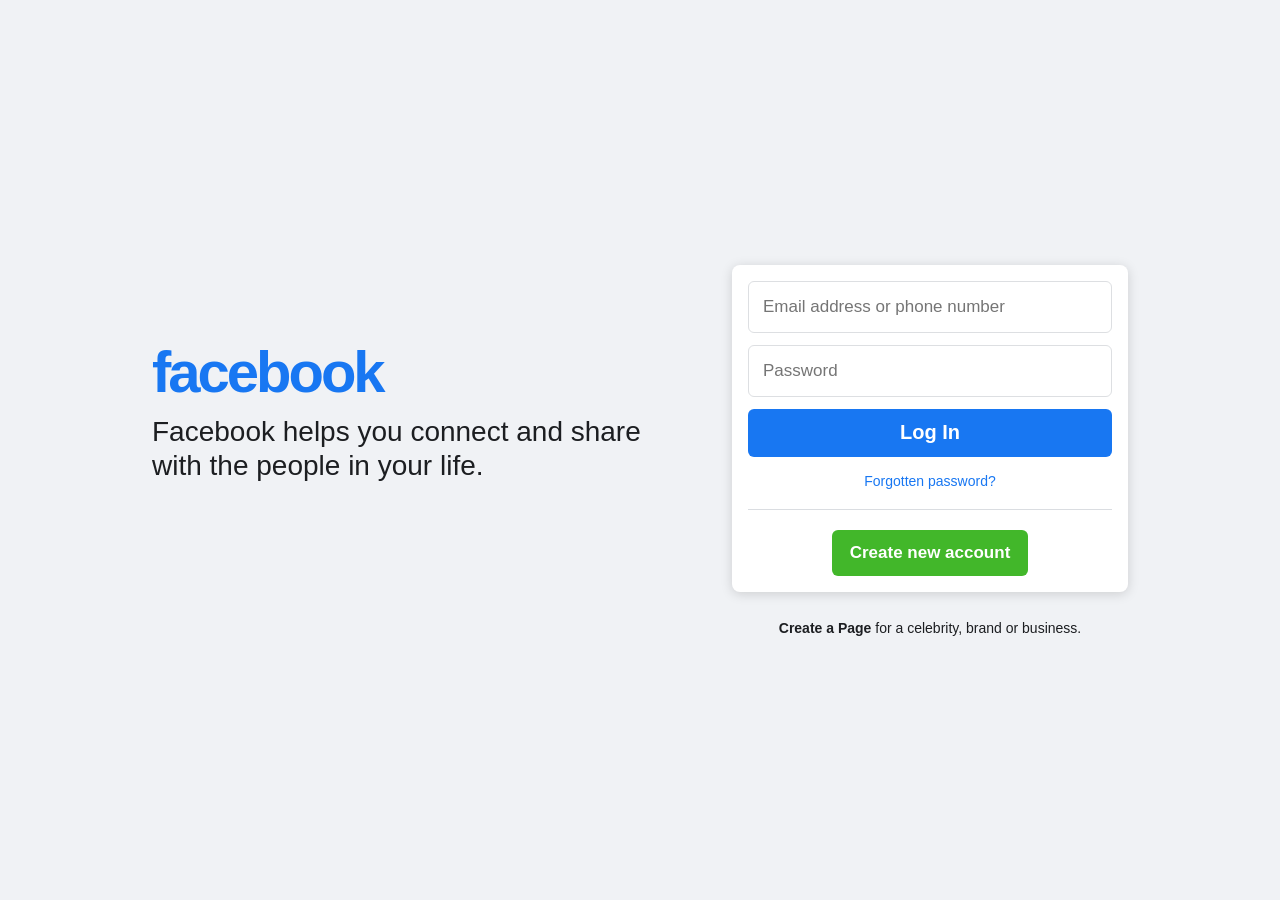
<file: facebook-clone/index.html>
<!DOCTYPE html>
<html lang="en">
<head>
    <meta charset="UTF-8">
    <meta name="viewport" content="width=device-width, initial-scale=1.0">
    <title>Facebook Login</title>
    <link rel="stylesheet" href="style.css">
</head>
<body>

    <main class="container">

        <section class="left-section">
            <h1>facebook</h1>
            <p>
                Facebook helps you connect and share
                with the people in your life.
            </p>
        </section>

        <section class="right-section">

            <div class="login-box">

                <form>
                    <input
                        type="text"
                        placeholder="Email address or phone number"
                    >

                    <input
                        type="password"
                        placeholder="Password"
                    >

                    <button type="submit" class="login-btn">
                        Log In
                    </button>

                    <a href="#" class="forgot-password">
                        Forgotten password?
                    </a>

                    <div class="divider"></div>

                    <button type="button" class="create-btn">
                        Create new account
                    </button>
                </form>

            </div>

            <p class="create-page">
                <strong>Create a Page</strong> for a celebrity,
                brand or business.
            </p>

        </section>

    </main>

</body>
</html>
</file>
<file: facebook-clone/style.css>
* {
    margin: 0;
    padding: 0;
    box-sizing: border-box;
    font-family: Arial, Helvetica, sans-serif;
}

body {
    background-color: #f0f2f5;
    color: #1c1e21;
}

.container {
    min-height: 100vh;
    display: flex;
    justify-content: center;
    align-items: center;
    gap: 80px;
    padding: 20px;
}


/* LEFT SECTION */

.left-section {
    width: 500px;
    margin-top: -80px;
}

.left-section h1 {
    color: #1877f2;
    font-size: 58px;
    letter-spacing: -3px;
    margin-bottom: 10px;
}

.left-section p {
    font-size: 28px;
    line-height: 34px;
}


/* RIGHT SECTION */

.right-section {
    width: 396px;
    text-align: center;
}


/* LOGIN BOX */

.login-box {
    background-color: white;
    padding: 16px;
    border-radius: 8px;
    box-shadow: 0 2px 12px rgba(0, 0, 0, 0.15);
}

.login-box input {
    width: 100%;
    height: 52px;
    padding: 14px;
    margin-bottom: 12px;
    border: 1px solid #dddfe2;
    border-radius: 6px;
    font-size: 17px;
    outline: none;
}

.login-box input:focus {
    border-color: #1877f2;
    box-shadow: 0 0 0 2px #e7f3ff;
}


/* LOGIN BUTTON */

.login-btn {
    width: 100%;
    height: 48px;
    border: none;
    border-radius: 6px;
    background-color: #1877f2;
    color: white;
    font-size: 20px;
    font-weight: bold;
    cursor: pointer;
}

.login-btn:hover {
    background-color: #166fe5;
}


/* FORGOTTEN PASSWORD */

.forgot-password {
    display: block;
    margin: 16px 0;
    color: #1877f2;
    font-size: 14px;
    text-decoration: none;
}

.forgot-password:hover {
    text-decoration: underline;
}


/* DIVIDER */

.divider {
    height: 1px;
    background-color: #dadde1;
    margin: 20px 0;
}


/* CREATE ACCOUNT */

.create-btn {
    border: none;
    border-radius: 6px;
    background-color: #42b72a;
    color: white;
    padding: 13px 18px;
    font-size: 17px;
    font-weight: bold;
    cursor: pointer;
}

.create-btn:hover {
    background-color: #36a420;
}


/* CREATE PAGE */

.create-page {
    margin-top: 28px;
    font-size: 14px;
}

.create-page strong {
    cursor: pointer;
}


/* RESPONSIVE */

@media (max-width: 850px) {

    .container {
        flex-direction: column;
        gap: 30px;
    }

    .left-section {
        width: 100%;
        max-width: 500px;
        text-align: center;
        margin-top: 0;
    }

    .left-section h1 {
        font-size: 48px;
    }

    .left-section p {
        font-size: 20px;
        line-height: 26px;
    }

    .right-section {
        width: 100%;
        max-width: 396px;
    }
}


@media (max-width: 450px) {

    .container {
        padding: 15px;
    }

    .left-section h1 {
        font-size: 42px;
    }

    .left-section p {
        font-size: 18px;
    }

    .login-box {
        padding: 12px;
    }
}
</file>
